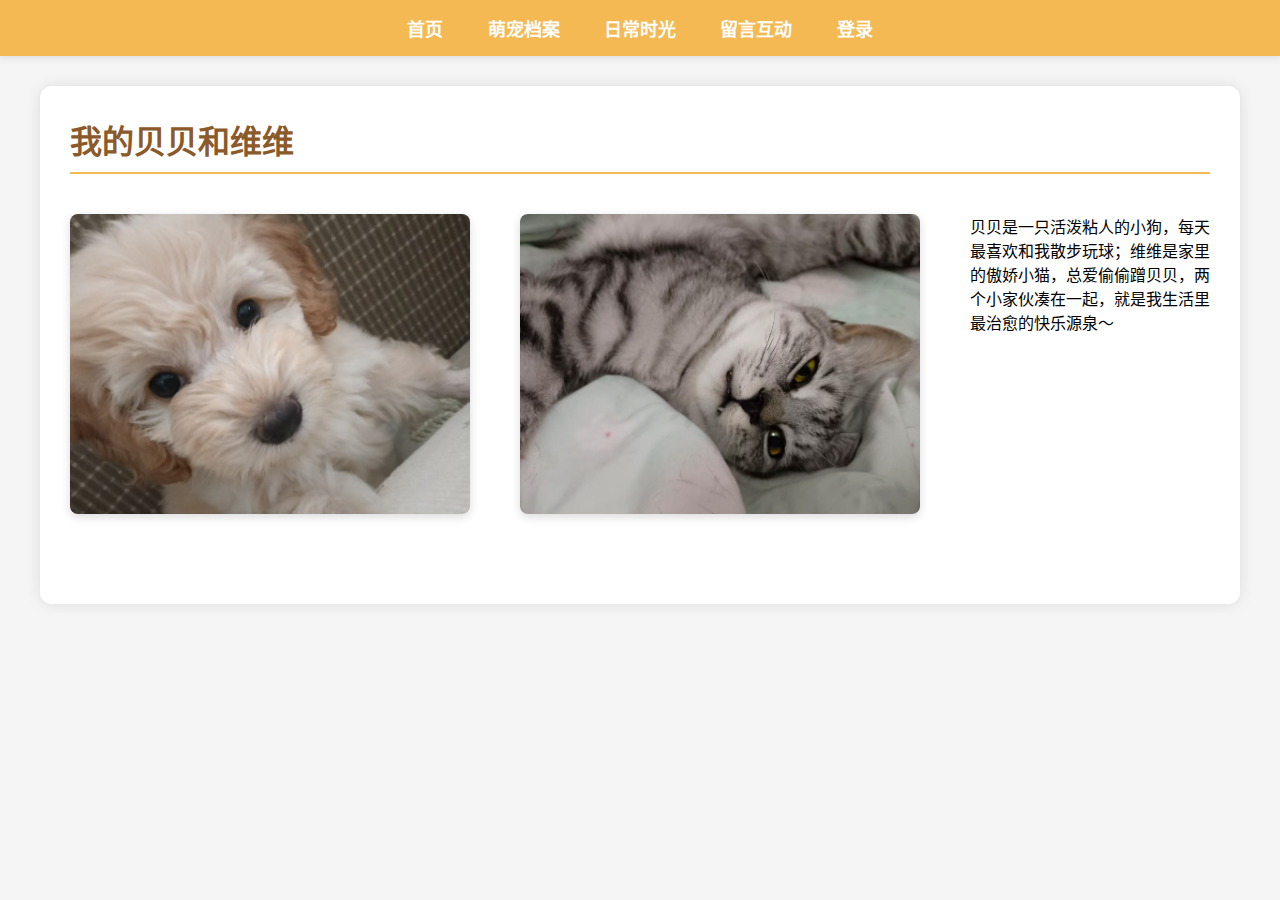
<file: index.html>
<!DOCTYPE html>
<html lang="zh-CN">
<head>
    <meta charset="UTF-8">
    <meta name="viewport" content="width=device-width, initial-scale=1.0">
    <title>贝贝和维维-首页</title>
    <link rel="stylesheet" href="css/style.css">
</head>
<body>
    <!-- 导航栏 -->
    <div class="nav">
        <a href="index.html">首页</a>
        <a href="pet_intro.html">萌宠档案</a>
        <a href="daily.html">日常时光</a>
        <a href="message.html">留言互动</a>
        <a href="login.html">登录</a>
    </div>
    <!-- 主体内容 -->
    <div class="container">
        <h2>我的贝贝和维维</h2>
        <img src="images/beibei.jpg" alt="小狗贝贝的可爱照片" class="img-float">
        <img src="images/weiwei.jpg" alt="小猫维维的可爱照片" class="img-float">
        <p>贝贝是一只活泼粘人的小狗，每天最喜欢和我散步玩球；维维是家里的傲娇小猫，总爱偷偷蹭贝贝，两个小家伙凑在一起，就是我生活里最治愈的快乐源泉～</p >
        <div class="clear"></div>
    </div>
</body>
</html>
</file>
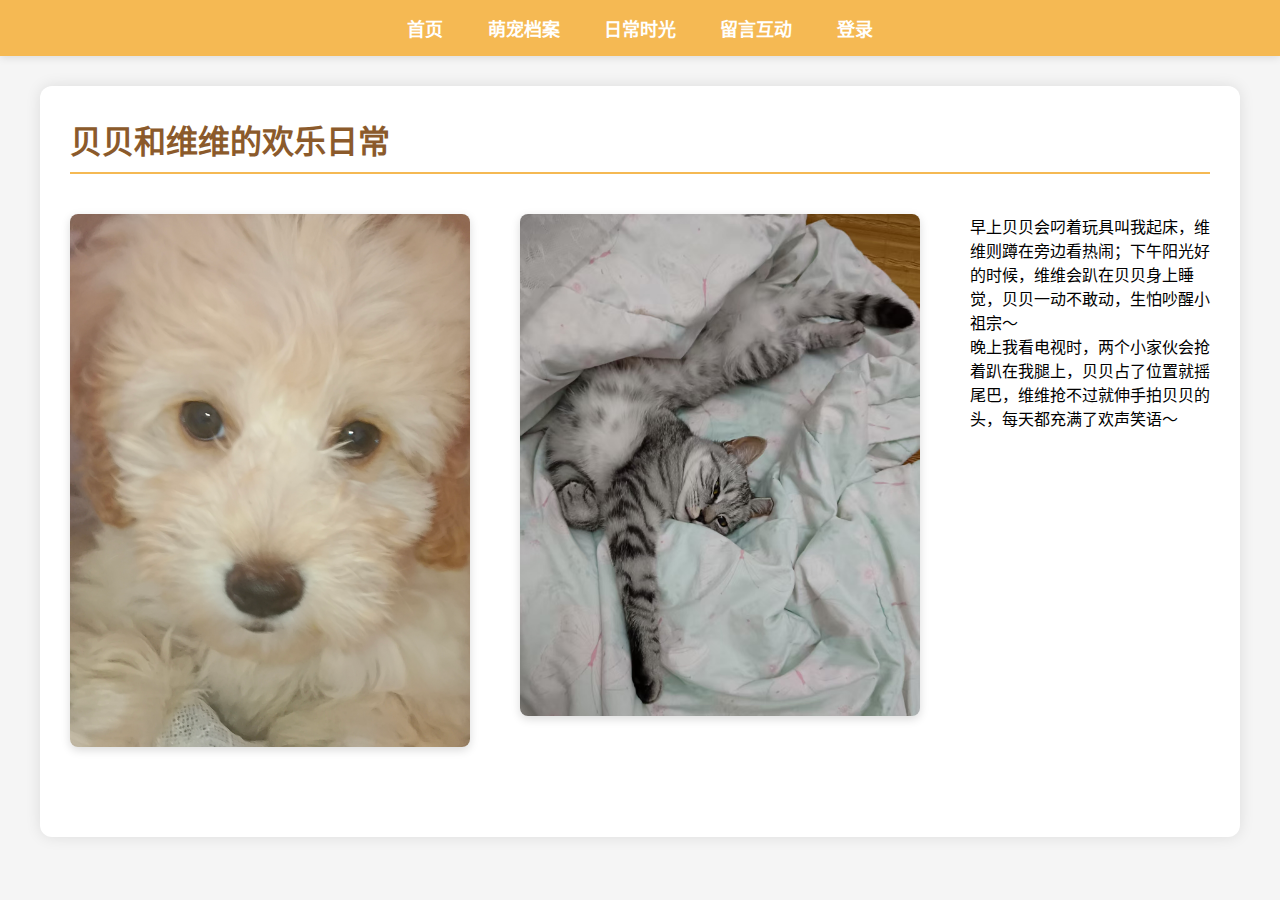
<file: daily.html>
<!DOCTYPE html>
<html lang="zh-CN">
<head>
    <meta charset="UTF-8">
    <meta name="viewport" content="width=device-width, initial-scale=1.0">
    <title>日常时光 - 贝贝和维维</title>
    <link rel="stylesheet" href="css/style.css">
</head>
<body>
    <div class="nav">
        <a href="index.html">首页</a >
        <a href="pet_intro.html">萌宠档案</a >
        <a href="daily.html">日常时光</a >
        <a href="message.html">留言互动</a >
        <a href="login.html">登录</a >
        </div>
    <div class="container">
        <h2>贝贝和维维的欢乐日常</h2>
        <img src="images/beibei_life.jpg" alt="贝贝的日常" class="img-float">
        <img src="images/weiwei_life.jpg" alt="维维的日常" class="img-float">
        <p>早上贝贝会叼着玩具叫我起床，维维则蹲在旁边看热闹；下午阳光好的时候，维维会趴在贝贝身上睡觉，贝贝一动不敢动，生怕吵醒小祖宗～</p >
        <p>晚上我看电视时，两个小家伙会抢着趴在我腿上，贝贝占了位置就摇尾巴，维维抢不过就伸手拍贝贝的头，每天都充满了欢声笑语～</p >
        <div class="clear"></div>
    </div>
</body>
</html>
</file>
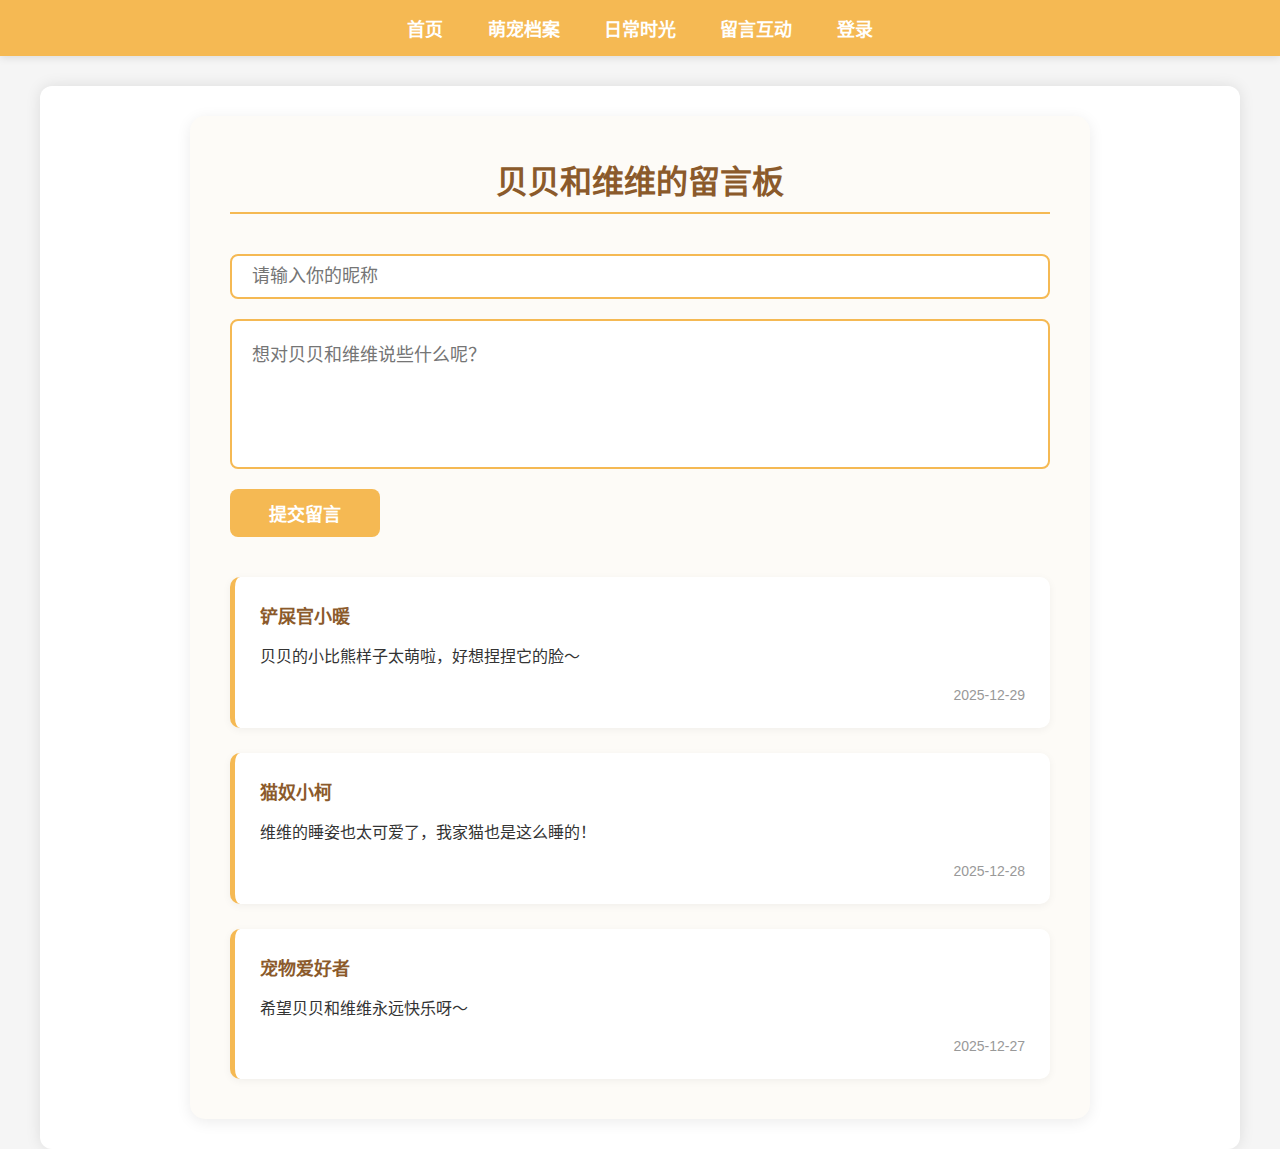
<file: message.html>
<!DOCTYPE html>
<html lang="zh-CN">
<head>
    <meta charset="UTF-8">
    <title>留言互动 - 贝贝和维维</title>
    <link rel="stylesheet" href="css/style.css">
</head>
<body>
    <!-- 导航栏 -->
    <div class="nav">
        <a href=" ">首页</a >
        <a href="pet_intro.html">萌宠档案</a >
        <a href="daily.html">日常时光</a >
        <a href="message.html">留言互动</a >
        <a href="login.html">登录</a >
    </div>

    <!-- 主容器 -->
    <div class="container">
        <!-- 留言互动模块 -->
        <div class="message-section">
            <h2 class="message-main-title">贝贝和维维的留言板</h2>
            
            <!-- 留言输入区域 -->
            <div class="message-input">
                <input type="text" class="user-name" placeholder="请输入你的昵称">
                <textarea class="message-content" placeholder="想对贝贝和维维说些什么呢？"></textarea>
                <button class="submit-btn">提交留言</button>
            </div>

            <!-- 留言展示区域 -->
            <div class="message-list">
                <div class="message-item">
                    <span class="name-tag">铲屎官小暖</span>
                    <p class="content-text">贝贝的小比熊样子太萌啦，好想捏捏它的脸～</p >
                    <span class="time-tag">2025-12-29</span>
                </div>
                <div class="message-item">
                    <span class="name-tag">猫奴小柯</span>
                    <p class="content-text">维维的睡姿也太可爱了，我家猫也是这么睡的！</p >
                    <span class="time-tag">2025-12-28</span>
                </div>
                <div class="message-item">
                    <span class="name-tag">宠物爱好者</span>
                    <p class="content-text">希望贝贝和维维永远快乐呀～</p >
                    <span class="time-tag">2025-12-27</span>
                </div>
            </div>
        </div>
    </div>

    <!-- 留言成功提示弹窗 -->
    <div class="mask"></div>
    <div class="popup">留言提交成功！</div>

    <!-- JavaScript交互逻辑 -->
    <script>
        // 获取页面元素
        const submitBtn = document.querySelector('.submit-btn');
        const popup = document.querySelector('.popup');
        const mask = document.querySelector('.mask');
        const userName = document.querySelector('.user-name');
        const messageContent = document.querySelector('.message-content');
        const messageList = document.querySelector('.message-list');

        // 绑定提交按钮点击事件
        submitBtn.addEventListener('click', function() {
            // 验证输入内容是否为空
            if (!userName.value.trim() || !messageContent.value.trim()) {
                alert('请填写昵称和留言内容哦！');
                return;
            }

            // 显示成功弹窗
            popup.classList.add('show');
            mask.classList.add('show');

            // 2秒后隐藏弹窗，并清空输入框
            setTimeout(function() {
                popup.classList.remove('show');
                mask.classList.remove('show');
                userName.value = '';
                messageContent.value = '';
            }, 2000);
        });
    </script>
</body>
</html>
</file>
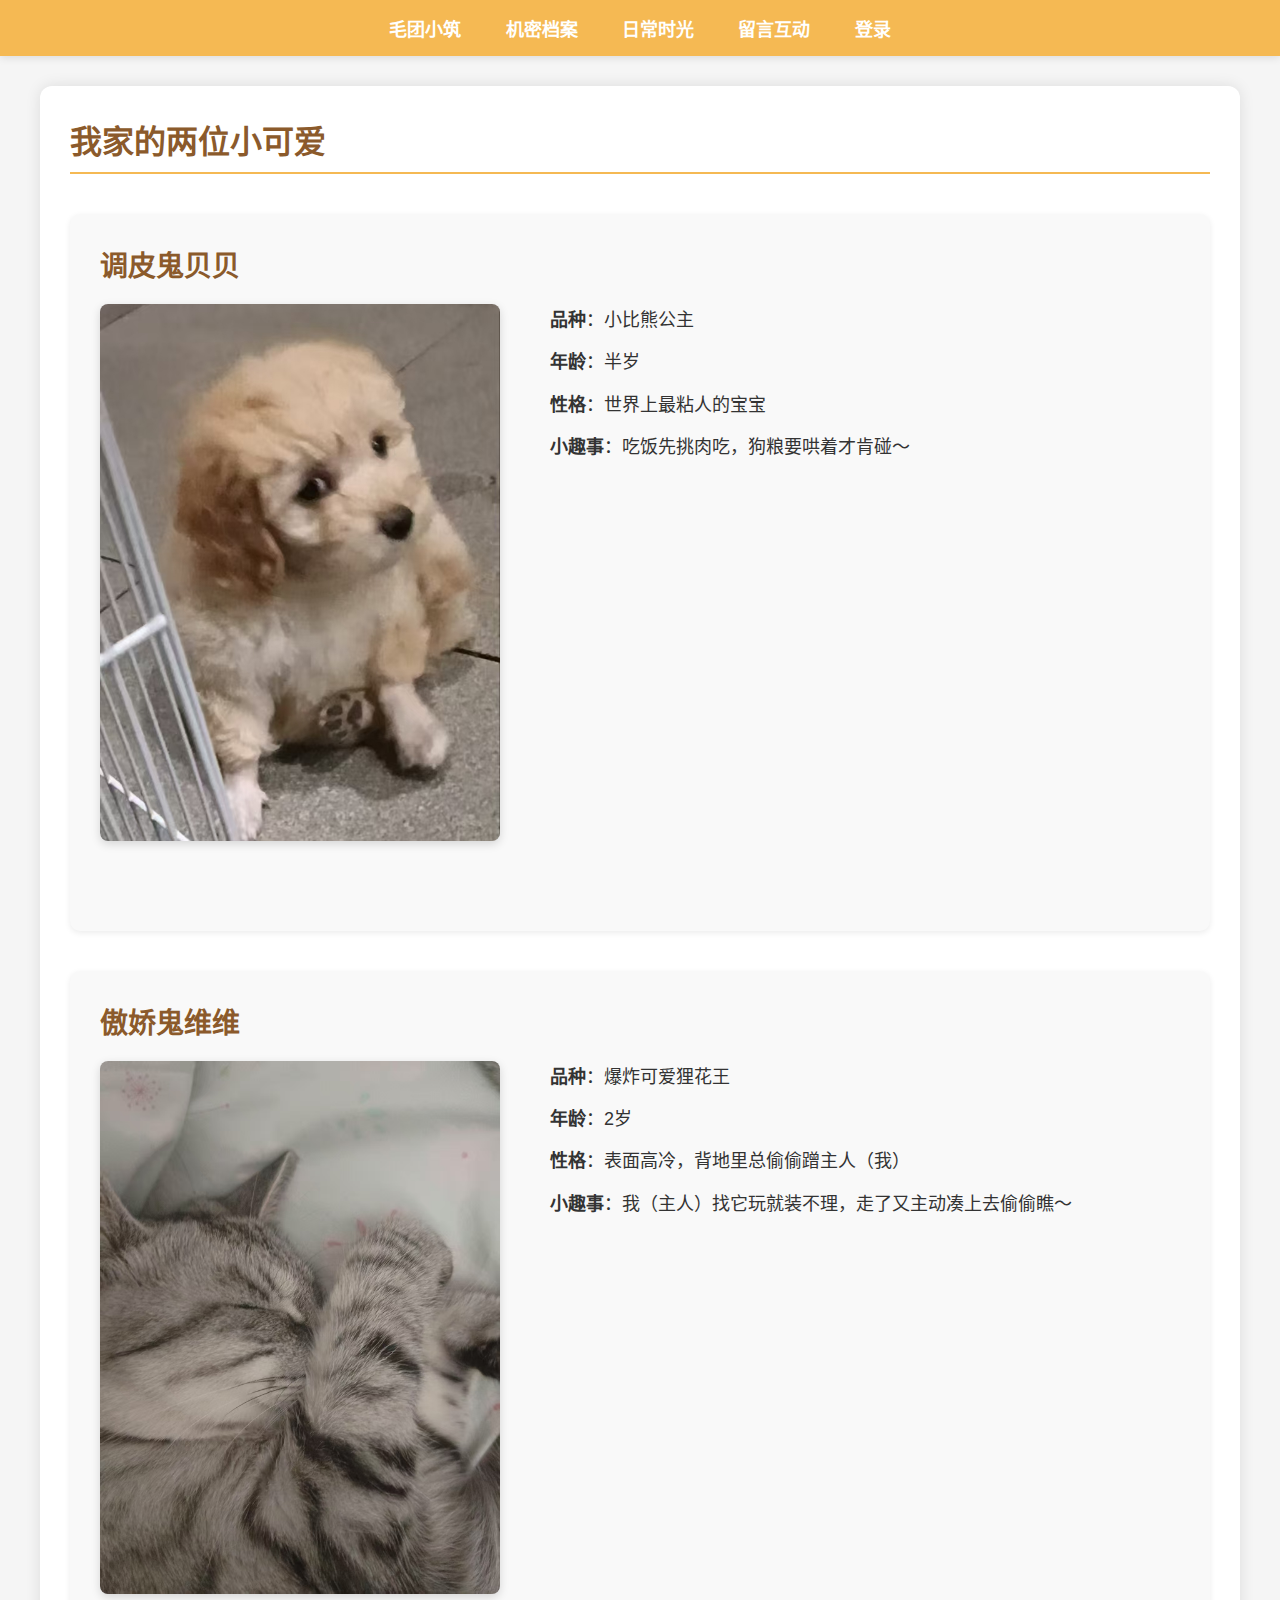
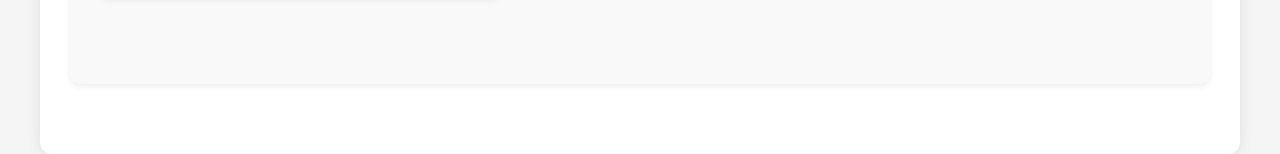
<file: pet_intro.html>
<!DOCTYPE html>
<html lang="zh-CN">
<head>
    <meta charset="UTF-8">
    <meta name="viewport" content="width=device-width, initial-scale=1.0">
    <title>萌宠档案 - 贝贝和维维</title>
    <link rel="stylesheet" href="css/style.css">
</head>
<body>
    <div class="nav">
        <a href="index.html">毛团小筑</a >
        <a href="pet_intro.html">机密档案</a >
        <a href="daily.html">日常时光</a >
        <a href="message.html">留言互动</a >
        <a href="login.html">登录</a >
    </div>
    <div class="container">
        <h2>我家的两位小可爱</h2>
        <!-- 贝贝档案 -->
        <div class="pet-card">
            <h3>调皮鬼贝贝</h3>
            <img src="images/beibei_detail.jpg" alt="贝贝特写" class="img-float">
            <p><strong>品种</strong>：小比熊公主</p >
            <p><strong>年龄</strong>：半岁</p >
            <p><strong>性格</strong>：世界上最粘人的宝宝</p >
            <p><strong>小趣事</strong>：吃饭先挑肉吃，狗粮要哄着才肯碰～</p >
            <div class="clear"></div>
        </div>
        <!-- 维维档案 -->
        <div class="pet-card" style="margin-top: 30px;">
            <h3>傲娇鬼维维</h3>
            <img src="images/weiwei_detail.jpg" alt="维维特写" class="img-float">
            <p><strong>品种</strong>：爆炸可爱狸花王</p >
            <p><strong>年龄</strong>：2岁</p >
            <p><strong>性格</strong>：表面高冷，背地里总偷偷蹭主人（我）</p >
            <p><strong>小趣事</strong>：我（主人）找它玩就装不理，走了又主动凑上去偷偷瞧～</p >
            <div class="clear"></div>
        </div>
    </div>
</body>
</html>
</file>
<file: css/style.css>
/* 全局样式重置 */
* {
    margin: 0;
    padding: 0;
    box-sizing: border-box;
    font-family: "Microsoft YaHei", sans-serif;
}

body {
    background-color: #f5f5f5;
}

/* 导航栏样式 */
.nav {
    background-color: #f5b953;
    padding: 15px;
    text-align: center;
    margin-bottom: 30px;
    box-shadow: 0 2px 8px rgba(0,0,0,0.1);
}

.nav a {
    color: #fff;
    text-decoration: none;
    margin: 0 20px;
    font-size: 18px;
    font-weight: bold;
    transition: color 0.3s ease;
}

.nav a:hover {
    color: #8b5a2b;
}

/* 主容器样式（适配2倍图片宽度） */
.container {
    width: 1200px;
    margin: 0 auto;
    padding: 30px;
    background: #fff;
    border-radius: 12px;
    box-shadow: 0 0 15px rgba(0,0,0,0.1);
}

/* 标题样式 */
.container h2 {
    color: #8b5a2b;
    font-size: 32px;
    margin-bottom: 40px;
    border-bottom: 2px solid #f5b953;
    padding-bottom: 10px;
}

/* 图片放大两倍样式（所有图片共用） */
.img-float {
    display: block;
    width: 400px; /* 原200px × 2 */
    height: auto; /* 保持比例不变形 */
    float: left;
    margin-right: 50px; /* 增大间距避免文字拥挤 */
    margin-bottom: 40px;
    border-radius: 8px;
    box-shadow: 0 3px 10px rgba(0,0,0,0.15);
}

/* 清除浮动 */
.clear {
    clear: both;
    height: 20px;
}

/* 宠物档案卡片样式 */
.pet-card {
    padding: 30px;
    background: #f9f9f9;
    border-radius: 10px;
    box-shadow: 0 2px 6px rgba(0,0,0,0.08);
    margin-bottom: 40px;
}

.pet-card h3 {
    color: #8b5a2b;
    font-size: 28px;
    margin-bottom: 20px;
}

.pet-card p {
    font-size: 18px;
    line-height: 1.8;
    color: #333;
    margin-bottom: 10px;
}

/* 日常页面文本样式 */
.daily-text {
    font-size: 18px;
    line-height: 2;
    color: #444;
    margin-top: 20px;
}
/* 留言页面专属样式 */
.message-main-title {
    color: #8b5a2b;
    font-size: 36px;
    text-align: center;
    margin-bottom: 50px;
    padding-bottom: 20px;
    border-bottom: 3px solid #f5b953;
}

.message-section {
    width: 900px;
    margin: 0 auto;
    padding: 40px;
    background-color: #fdfbf7;
    border-radius: 15px;
    box-shadow: 0 3px 15px rgba(0,0,0,0.08);
}

.message-input {
    display: flex;
    flex-direction: column;
    gap: 20px;
    margin-bottom: 40px;
}

.user-name {
    height: 45px;
    padding: 0 20px;
    border: 2px solid #f5b953;
    border-radius: 8px;
    font-size: 18px;
    outline: none;
}

.message-content {
    height: 150px;
    padding: 20px;
    border: 2px solid #f5b953;
    border-radius: 8px;
    resize: none;
    font-size: 18px;
    outline: none;
    line-height: 1.6;
}

.user-name:focus, .message-content:focus {
    border-color: #8b5a2b;
}

.submit-btn {
    width: 150px;
    height: 48px;
    background-color: #f5b953;
    color: #fff;
    border: none;
    border-radius: 8px;
    font-size: 18px;
    font-weight: bold;
    cursor: pointer;
    transition: all 0.3s ease;
}

.submit-btn:hover {
    background-color: #8b5a2b;
    transform: translateY(-2px);
}

.message-list {
    display: flex;
    flex-direction: column;
    gap: 25px;
}

.message-item {
    padding: 25px;
    background-color: #fff;
    border-radius: 10px;
    box-shadow: 0 2px 8px rgba(0,0,0,0.05);
    border-left: 5px solid #f5b953;
}

.name-tag {
    color: #8b5a2b;
    font-weight: bold;
    font-size: 18px;
}

.content-text {
    margin: 15px 0;
    color: #333;
    font-size: 16px;
    line-height: 1.8;
}

.time-tag {
    color: #999;
    font-size: 14px;
    display: block;
    text-align: right;
}
/* 留言页面专属样式 */
.message-main-title {
    color: #8b5a2b;
    font-size: 36px;
    text-align: center;
    margin-bottom: 50px;
    padding-bottom: 20px;
    border-bottom: 3px solid #f5b953;
}

.message-section {
    width: 900px;
    margin: 0 auto;
    padding: 40px;
    background-color: #fdfbf7;
    border-radius: 15px;
    box-shadow: 0 3px 15px rgba(0,0,0,0.08);
}

.message-input {
    display: flex;
    flex-direction: column;
    gap: 20px;
    margin-bottom: 40px;
}

.user-name {
    height: 45px;
    padding: 0 20px;
    border: 2px solid #f5b953;
    border-radius: 8px;
    font-size: 18px;
    outline: none;
}

.message-content {
    height: 150px;
    padding: 20px;
    border: 2px solid #f5b953;
    border-radius: 8px;
    resize: none;
    font-size: 18px;
    outline: none;
    line-height: 1.6;
}

.user-name:focus, .message-content:focus {
    border-color: #8b5a2b;
}

.submit-btn {
    width: 150px;
    height: 48px;
    background-color: #f5b953;
    color: #fff;
    border: none;
    border-radius: 8px;
    font-size: 18px;
    font-weight: bold;
    cursor: pointer;
    transition: all 0.3s ease;
}

.submit-btn:hover {
    background-color: #8b5a2b;
    transform: translateY(-2px);
}

.message-list {
    display: flex;
    flex-direction: column;
    gap: 25px;
}

.message-item {
    padding: 25px;
    background-color: #fff;
    border-radius: 10px;
    box-shadow: 0 2px 8px rgba(0,0,0,0.05);
    border-left: 5px solid #f5b953;
}

.name-tag {
    color: #8b5a2b;
    font-weight: bold;
    font-size: 18px;
}

.content-text {
    margin: 15px 0;
    color: #333;
    font-size: 16px;
    line-height: 1.8;
}

.time-tag {
    color: #999;
    font-size: 14px;
    display: block;
    text-align: right;
}
/* 留言成功提示弹窗样式 */
.popup {
    position: fixed;
    top: 50%;
    left: 50%;
    transform: translate(-50%, -50%);
    padding: 20px 40px;
    background-color: #8b5a2b;
    color: #fff;
    font-size: 18px;
    border-radius: 8px;
    box-shadow: 0 3px 15px rgba(0,0,0,0.2);
    opacity: 0; /* 初始隐藏 */
    transition: opacity 0.3s ease;
    z-index: 9999; /* 确保在最上层 */
}

.popup.show {
    opacity: 1; /* 显示弹窗 */
}

.mask {
    position: fixed;
    top: 0;
    left: 0;
    width: 100%;
    height: 100%;
    background-color: rgba(0,0,0,0.1);
    display: none;
    z-index: 9998;
}

.mask.show {
    display: block;
}
</file>
